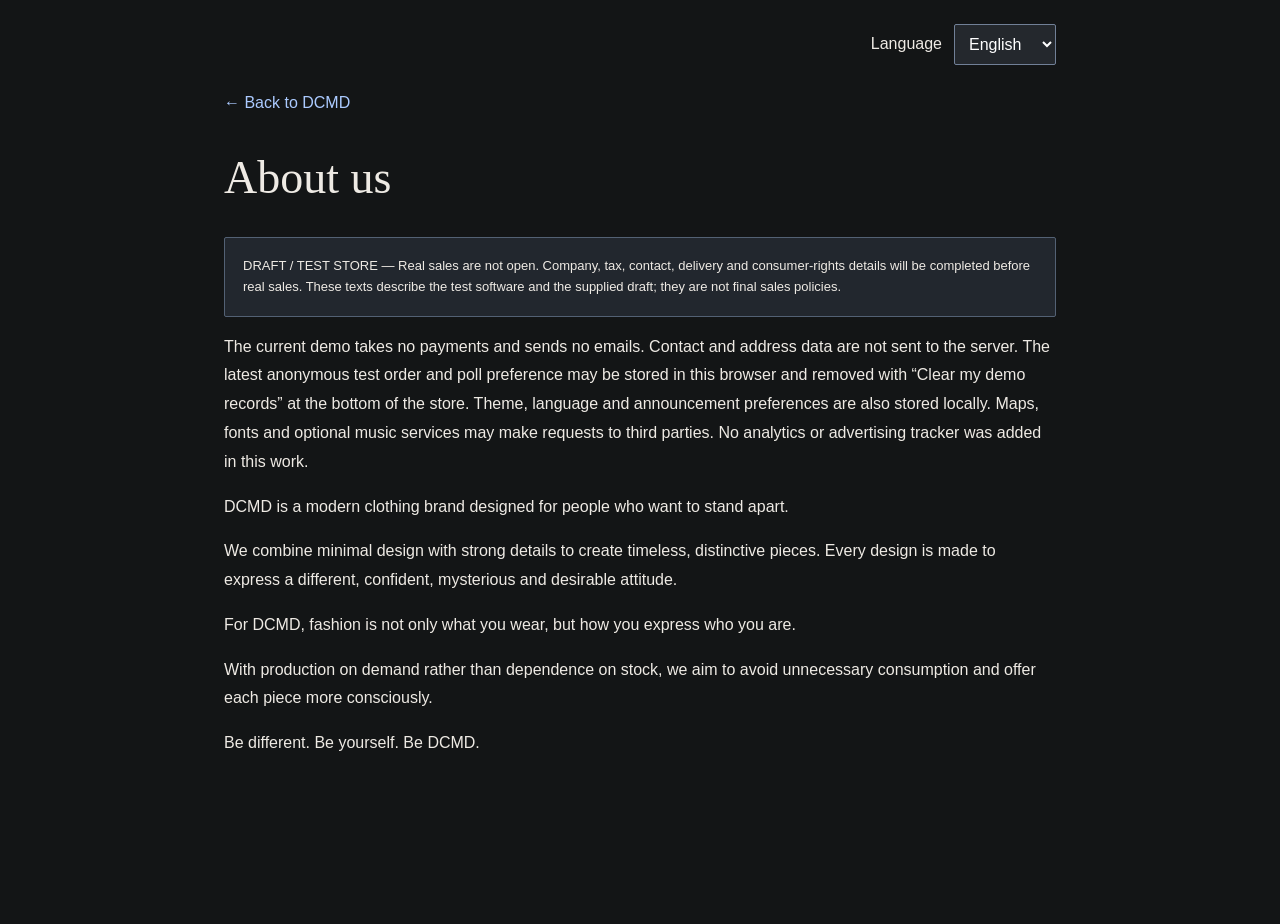
<file: policies/about.html>
<!doctype html><html lang="tr"><head><meta charset="utf-8"><meta name="viewport" content="width=device-width,initial-scale=1"><title>Hakkımızda — DCMD</title><link rel="stylesheet" href="/style.css?v=commerce-1"><link rel="stylesheet" href="policy.css?v=1"></head><body><main class="policy-page"><a href="/">← DCMD mağazasına dön</a><h1>Hakkımızda</h1><p class="checkout-test-note">TASLAK / TEST MAĞAZASI — Bu metin kullanıcı tarafından sağlanan taslaktır. Şirket, vergi, iletişim, teslimat ve tüketici hakları ayrıntıları gerçek satıştan önce tamamlanacaktır.</p><p>Mevcut test akışı ödeme almaz veya e-posta göndermez. İletişim/adres verileri sunucuya gönderilmez. Son anonim test siparişi ve anket tercihi bu tarayıcıda saklanabilir; mağaza altındaki “Test kayıtlarımı temizle” ile silinebilir. Tema, dil ve duyuru tercihleri de yerel olarak saklanır. Harita, font ve isteğe bağlı müzik hizmetleri üçüncü taraflara ağ isteği yapabilir. Analitik ve reklam izleyicisi bu çalışmada eklenmemiştir.</p><pre>## HAKKIMIZDA

*DCMD*, sıradanın dışına çıkmak isteyenler için tasarlanan modern bir giyim markasıdır.

Minimal tasarım anlayışını güçlü detaylarla birleştiriyor, zamansız ve kendine özgü parçalar oluşturuyoruz. Her tasarımımız; *farklı, özgüvenli, gizemli ve arzu edilir* bir duruşu yansıtmak için hazırlanıyor.

DCMD için moda sadece ne giydiğin değil, *kim olduğunu nasıl ifade ettiğindir.*

Stoktan bağımsız, talep üzerine üretim anlayışımızla gereksiz tüketimin önüne geçmeyi ve her parçayı daha bilinçli şekilde sunmayı hedefliyoruz.

*Farklı ol. Kendin ol. DCMD ol.*</pre></main><script src="translations.js?v=1"></script><script src="localize.js?v=1"></script></body></html>
</file>
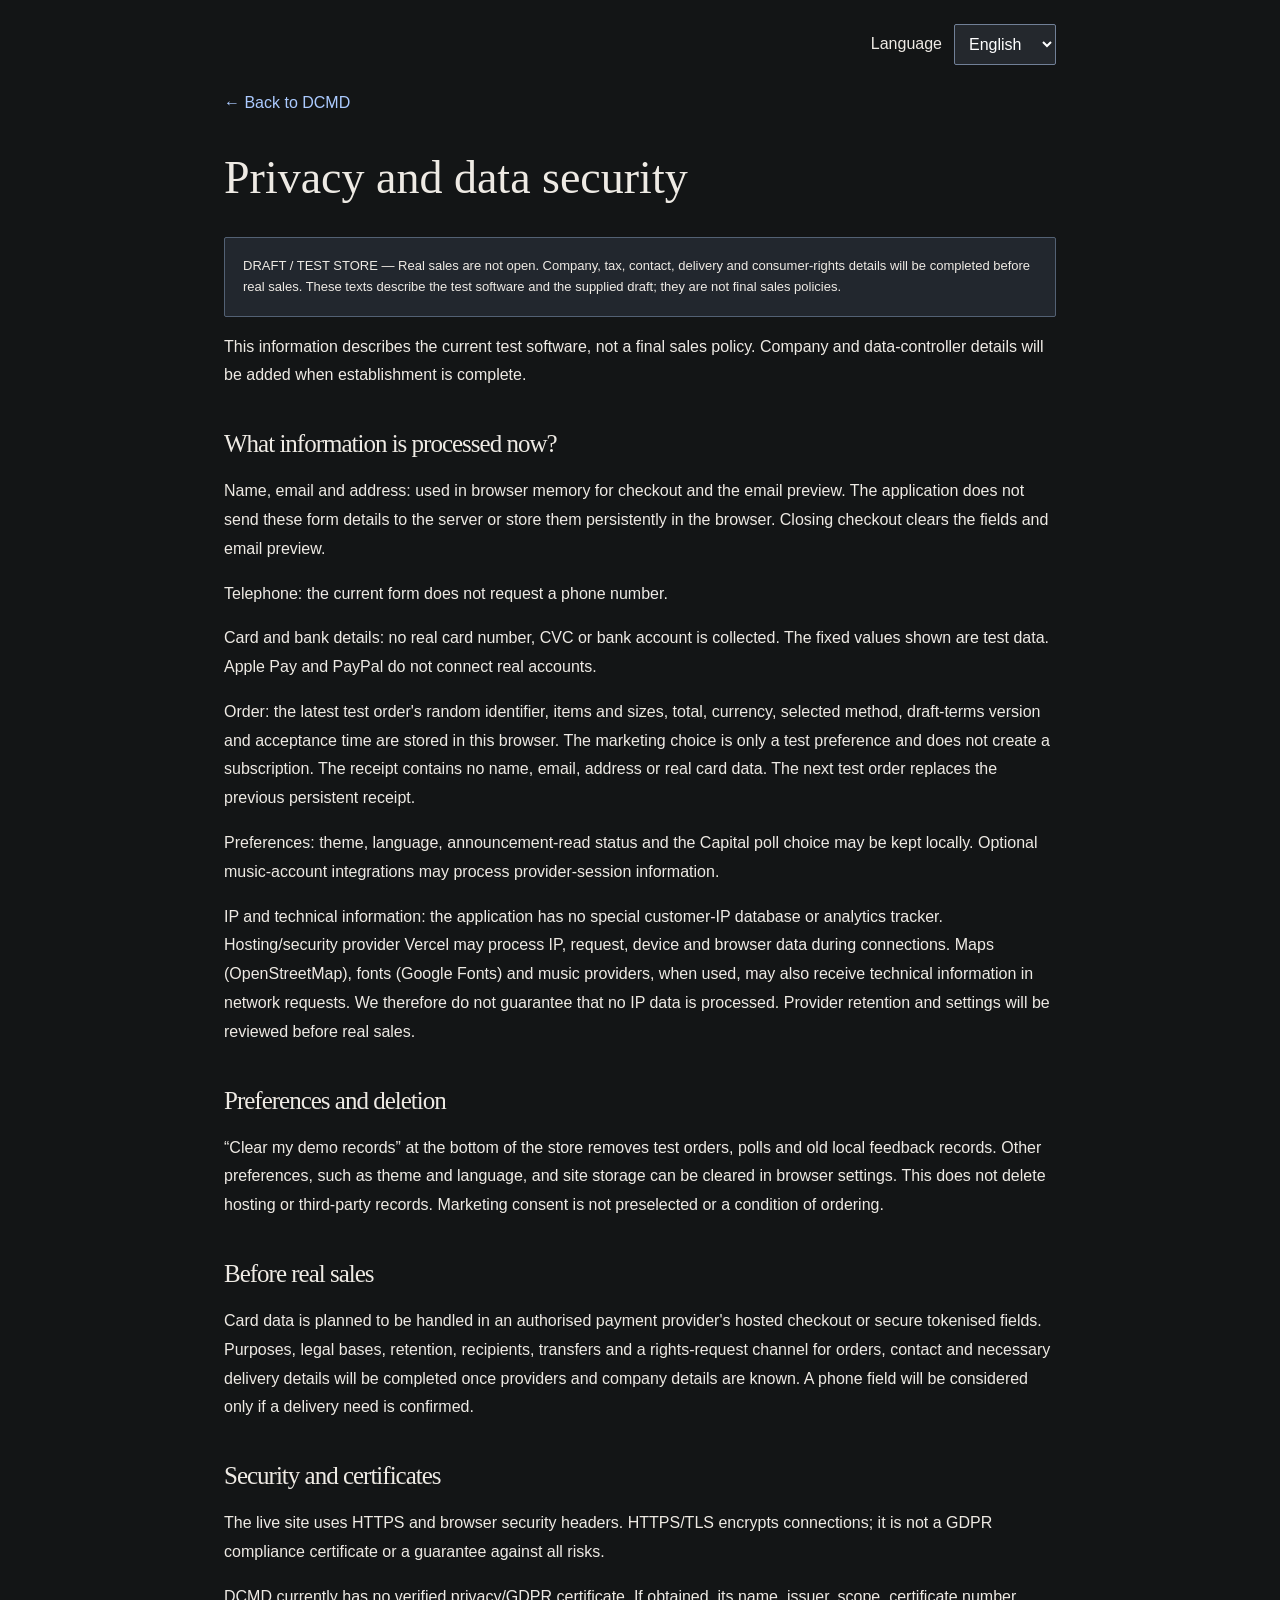
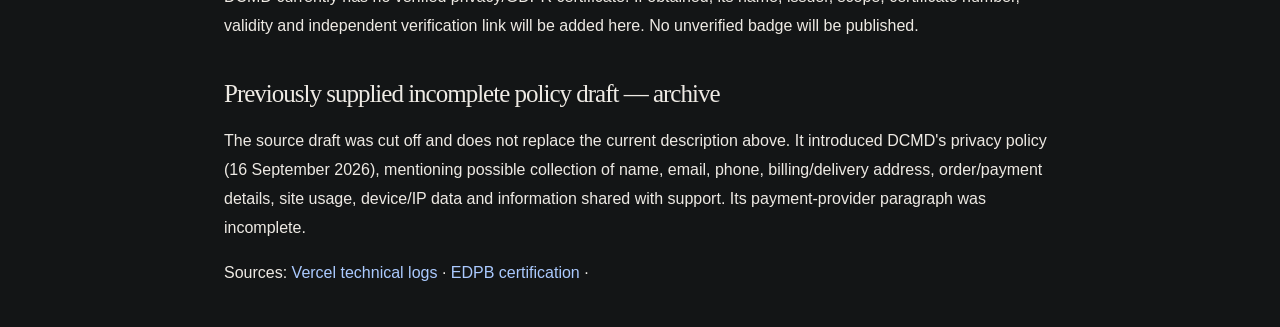
<file: policies/privacy.html>
<!doctype html><html lang="tr"><head><meta charset="utf-8"><meta name="viewport" content="width=device-width,initial-scale=1"><title>Gizlilik ve veri güvenliği — DCMD</title><link rel="stylesheet" href="/style.css?v=commerce-2"><link rel="stylesheet" href="policy.css?v=1"></head><body><main class="policy-page"><a href="/">← DCMD mağazasına dön</a><h1>Gizlilik ve veri güvenliği</h1><p class="checkout-test-note">Geliştirme / test sürümü. Gerçek satış açık değildir. Şirket ve veri sorumlusu bilgileri kuruluş tamamlandığında eklenecektir. Bu bilgilendirme, mevcut test yazılımının davranışını açıklar; nihai satış politikası değildir.</p>
<h2 id="data">Şu anda hangi bilgiler işleniyor?</h2>
<ul><li><strong>Ad, e-posta ve adres:</strong> ödeme formu ve e-posta önizlemesi sırasında tarayıcı belleğinde kullanılır. Uygulama bu form bilgilerini sunucuya göndermez veya kalıcı tarayıcı deposuna kaydetmez. Form kapatılınca alanlar ve e-posta önizlemesi temizlenir.</li>
<li><strong>Telefon:</strong> mevcut form telefon numarası istemez.</li>
<li><strong>Kart ve banka bilgileri:</strong> gerçek kart numarası, CVC veya banka hesabı alınmaz. Ekrandaki değiştirilemeyen değerler test verisidir. Apple Pay ve PayPal gerçek hesap bağlantısı kurmaz.</li>
<li><strong>Sipariş:</strong> son test siparişinin rastgele numarası, ürün/beden, toplam, para birimi, seçilen yöntem, taslak şart sürümü ve onay zamanı bu tarayıcıda saklanır. Pazarlama tercihi yalnızca test tercihi olarak kaydedilir; abonelik oluşturmaz. Sipariş kaydında ad, e-posta, adres veya gerçek kart bilgisi yoktur. Sonraki test siparişi öncekinin kalıcı kaydının yerini alır.</li>
<li><strong>Tercihler:</strong> tema, dil, okunan duyuru durumu ve test anketindeki başkent seçimi yerel depoda tutulabilir. İsteğe bağlı müzik hesabı bağlantısında sağlayıcı oturum bilgileri ilgili entegrasyon tarafından işlenebilir.</li>
<li><strong>IP ve teknik bilgiler:</strong> uygulamada müşteri IP'sini saklayan özel bir veritabanı veya analitik izleyici eklenmemiştir. Ancak siteye bağlantı sırasında barındırma/güvenlik sağlayıcısı Vercel IP, istek ve cihaz/tarayıcı bilgilerini işleyebilir. Harita (OpenStreetMap), font (Google Fonts) ve kullanılırsa müzik sağlayıcıları da ağ isteğinde teknik bilgi alabilir. Bu nedenle “hiç IP işlenmez” garantisi vermiyoruz. Sağlayıcı saklama süreleri ve ayarları gerçek satış hazırlığında gözden geçirilecektir.</li></ul>
<h2>Tercihler ve silme</h2><p>Mağazanın altındaki “Test kayıtlarımı temizle” düğmesi test siparişi, anket ve eski yerel geri bildirim kayıtlarını kaldırır. Tema/dil gibi diğer tercihleri ve site depolamasını tarayıcı ayarlarından temizleyebilirsiniz. Bu işlem barındırma veya üçüncü taraf kayıtlarını silmez. Pazarlama seçeneği önceden işaretli değildir ve siparişin koşulu değildir.</p>
<h2>Gerçek satış öncesi</h2><p>Kart verilerinin yetkili ödeme sağlayıcısının barındırılan ödeme ekranında veya güvenli tokenleştirilmiş alanlarında işlenmesi planlanır. Sipariş, iletişim ve gerekli teslimat bilgilerinin işleme amacı, hukuki dayanağı, saklama süresi, alıcıları, aktarımları ve hak başvuru kanalı sağlayıcılar ve şirket bilgileri belli olduğunda tamamlanacaktır. Telefon alanı ancak teslimat ihtiyacı doğrulanırsa değerlendirilecektir.</p>
<h2 id="certification">Güvenlik ve sertifikalar</h2><p>Yayında HTTPS bağlantısı ve tarayıcı güvenlik başlıkları kullanılır. HTTPS/TLS bağlantının şifrelenmesini sağlar; GDPR uyum sertifikası veya tüm risklere karşı güvence değildir.</p><p><strong>DCMD adına doğrulanmış bir gizlilik/GDPR sertifikası henüz bulunmuyor.</strong> Sertifika alınırsa adı, veren kuruluş, kapsam, sertifika numarası, geçerlilik tarihi ve bağımsız doğrulama bağlantısı bu alana eklenecektir. Doğrulanmadan rozet yayınlanmaz.</p>
<p>Kaynaklar: <a href="https://vercel.com/docs/query/monitoring" rel="noopener" target="_blank">Vercel teknik kayıtlar</a> · <a href="https://www.edpb.europa.eu/accountability-tools_en" rel="noopener" target="_blank">EDPB belgelendirme</a></p>
<details><summary>Önceden sağlanan eksik politika taslağı (arşiv)</summary><p>Bu kaynak metin yarıda kesilmiştir. Yukarıdaki güncel test davranışı açıklamasının yerine geçmez.</p><pre># GİZLİLİK POLİTİKASI

*Son Güncelleme:* 16 Eylül 2026

DCMD olarak müşterilerimizin ve web sitemizi ziyaret eden kullanıcıların gizliliğine önem veriyoruz. Bu Gizlilik Politikası, kişisel verilerinizin hangi amaçlarla toplandığını, nasıl kullanıldığını, saklandığını ve hangi haklara sahip olduğunuzu açıklamaktadır.

## 1. Toplanan Bilgiler

Web sitemizi kullandığınızda veya sipariş verdiğinizde aşağıdaki bilgiler toplanabilir:

* Ad ve soyad
* E-posta adresi
* Telefon numarası
* Fatura ve teslimat adresi
* Sipariş ve ödeme bilgileri
* Web sitesi kullanım ve cihaz bilgileri
* IP adresi ve teknik bilgiler
* Müşteri hizmetleri üzerinden bizimle paylaştığınız bilgiler

Ödeme bilgileriniz, ödeme işlemlerini gerçekleştiren yetkili ödeme sağlayıcıları tarafından işlenebil…</pre></details></main><script src="translations.js?v=1"></script><script src="localize.js?v=1"></script></body></html>
</file>
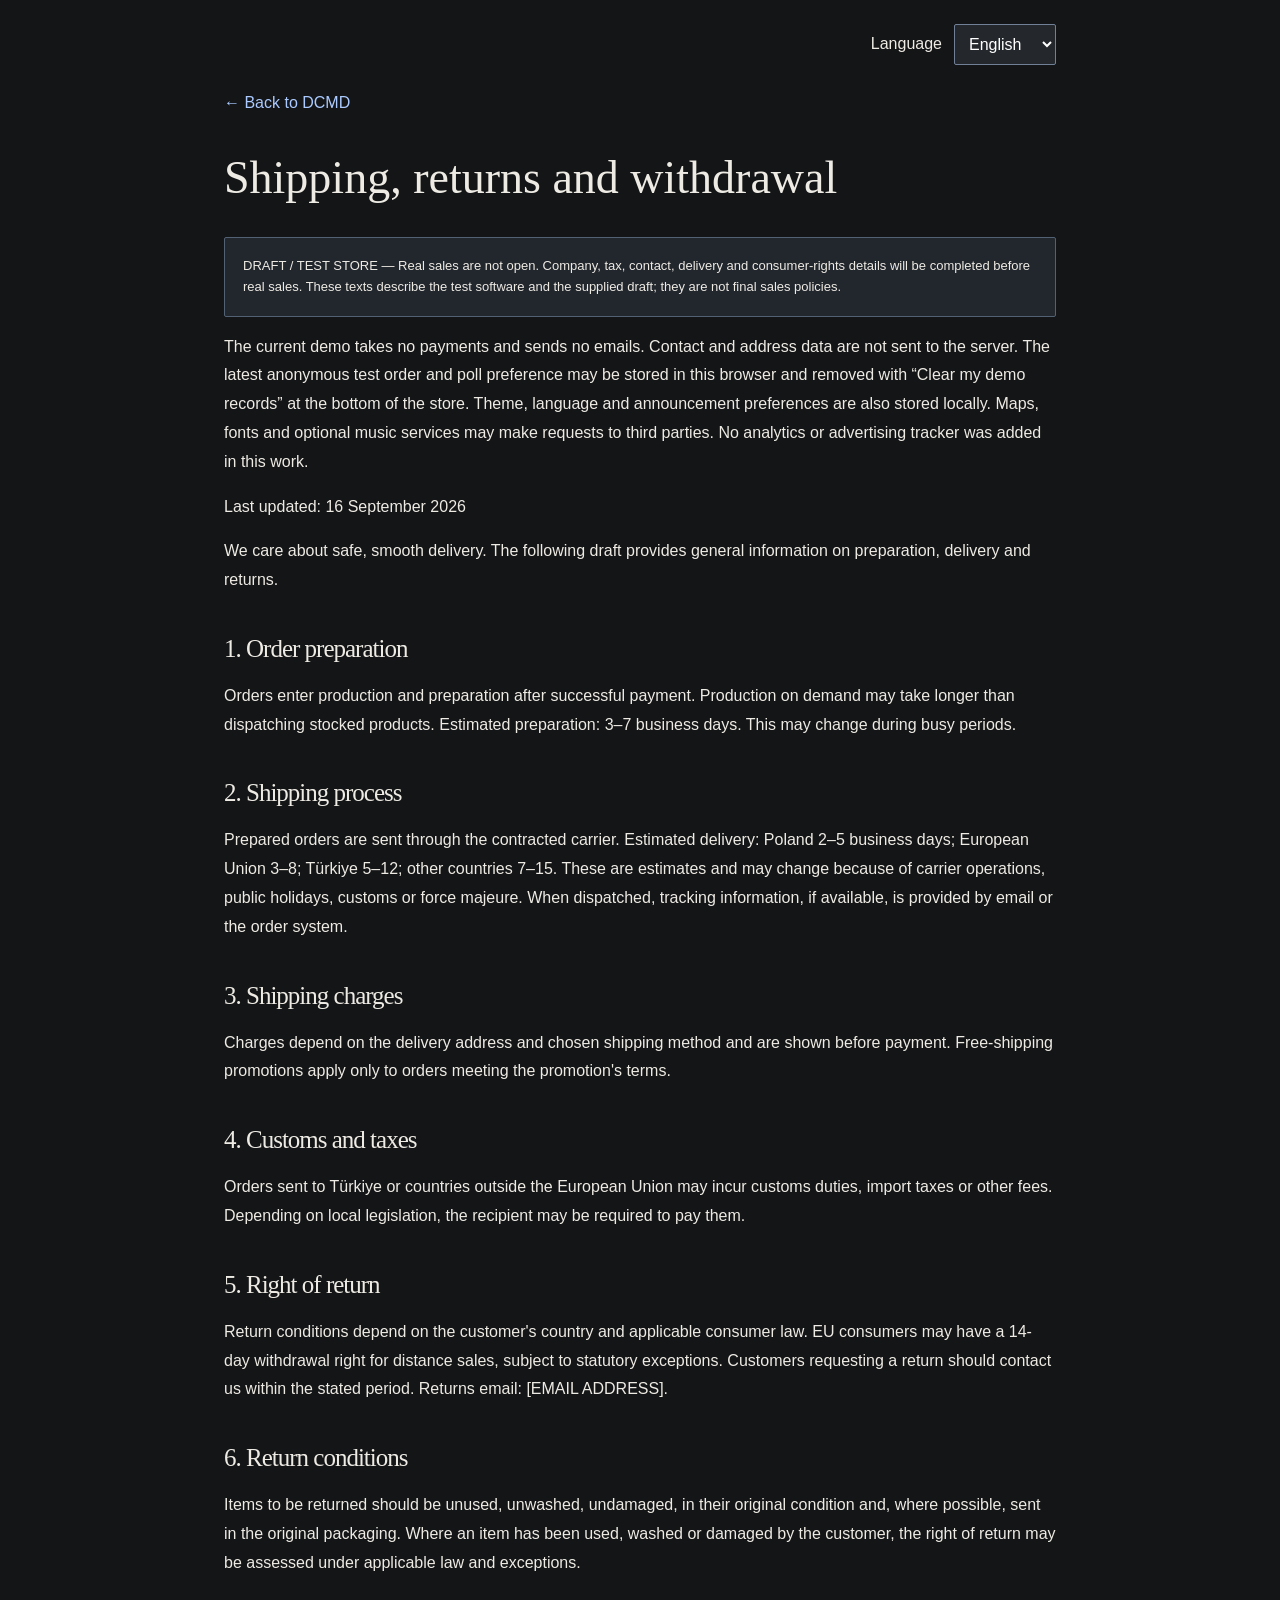
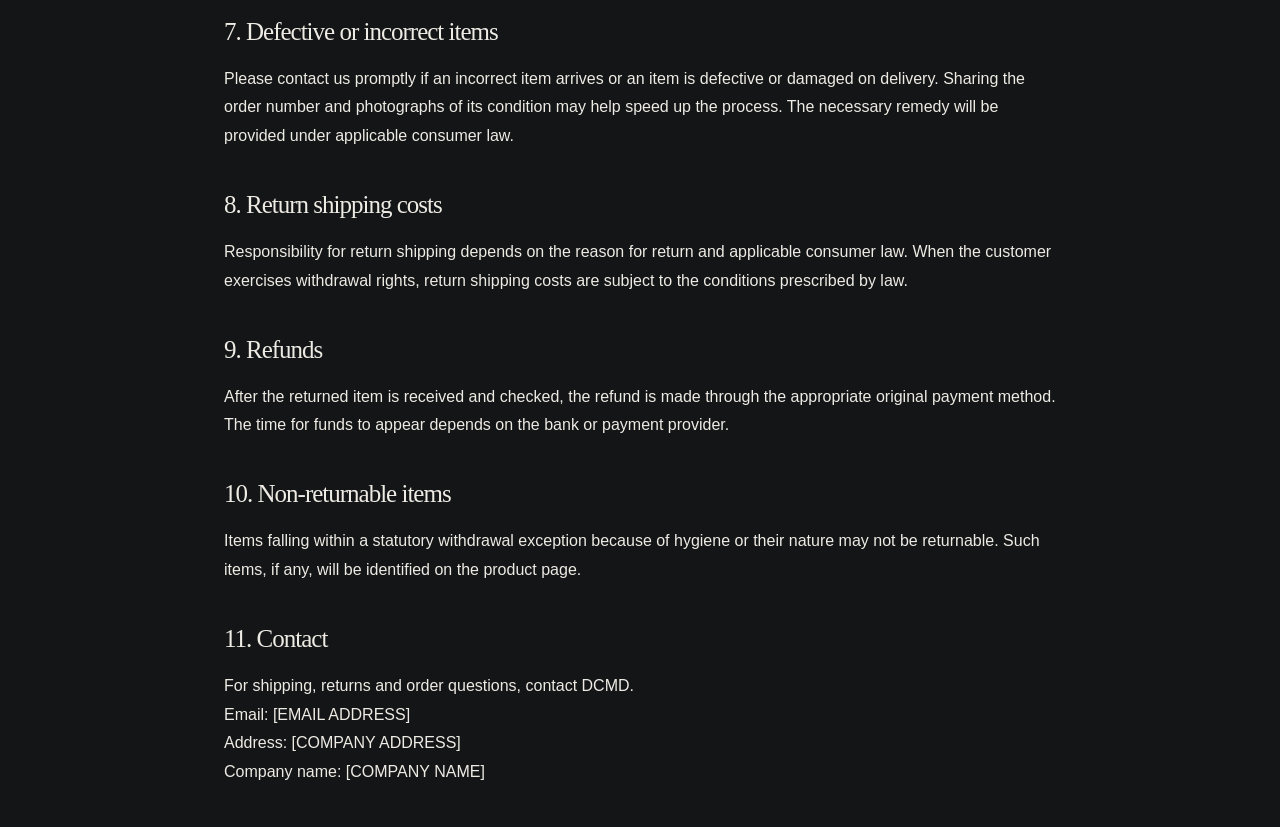
<file: policies/shipping.html>
<!doctype html><html lang="tr"><head><meta charset="utf-8"><meta name="viewport" content="width=device-width,initial-scale=1"><title>Kargo, iade ve cayma — DCMD</title><link rel="stylesheet" href="/style.css?v=commerce-1"><link rel="stylesheet" href="policy.css?v=1"></head><body><main class="policy-page"><a href="/">← DCMD mağazasına dön</a><h1>Kargo, iade ve cayma</h1><p class="checkout-test-note">TASLAK / TEST MAĞAZASI — Bu metin kullanıcı tarafından sağlanan taslaktır. Şirket, vergi, iletişim, teslimat ve tüketici hakları ayrıntıları gerçek satıştan önce tamamlanacaktır.</p><p>Mevcut test akışı ödeme almaz veya e-posta göndermez. İletişim/adres verileri sunucuya gönderilmez. Son anonim test siparişi ve anket tercihi bu tarayıcıda saklanabilir; mağaza altındaki “Test kayıtlarımı temizle” ile silinebilir. Tema, dil ve duyuru tercihleri de yerel olarak saklanır. Harita, font ve isteğe bağlı müzik hizmetleri üçüncü taraflara ağ isteği yapabilir. Analitik ve reklam izleyicisi bu çalışmada eklenmemiştir.</p><pre># KARGO VE İADE POLİTİKASI

*Son Güncelleme:* 16 Eylül 2026

DCMD olarak siparişlerinizin güvenli ve sorunsuz şekilde size ulaşmasını önemsiyoruz. Aşağıdaki koşullar, siparişlerin hazırlanması, teslimatı ve iade süreçleri hakkında genel bilgileri içermektedir.

## 1. Siparişlerin Hazırlanması

Siparişleriniz, ödeme işleminin başarıyla tamamlanmasının ardından üretim ve hazırlık sürecine alınır.

Ürünlerimiz talep üzerine üretildiği için siparişlerin hazırlanması standart stoklu ürünlere göre daha uzun sürebilir.

Tahmini hazırlık süresi:

*3–7 iş günü*

Yoğun dönemlerde bu süre değişebilir.

## 2. Kargo Süreci

Siparişiniz hazırlandıktan sonra anlaşmalı kargo firması aracılığıyla gönderilir.

Tahmini teslimat süreleri:

* *Polonya:* 2–5 iş günü
* *Avrupa Birliği:* 3–8 iş günü
* *Türkiye:* 5–12 iş günü
* *Diğer ülkeler:* 7–15 iş günü

Belirtilen süreler tahmini olup kargo şirketinin operasyonları, resmi tatiller, gümrük işlemleri veya mücbir sebepler nedeniyle değişebilir.

Siparişiniz kargoya verildiğinde, mevcut olması halinde takip bilgileri e-posta veya sipariş sistemi üzerinden tarafınıza iletilir.

## 3. Kargo Ücreti

Kargo ücreti, sipariş oluşturulurken teslimat adresine ve seçilen kargo yöntemine göre hesaplanır ve ödeme öncesinde gösterilir.

Ücretsiz kargo kampanyaları yalnızca kampanya şartlarında belirtilen siparişler için geçerlidir.

## 4. Gümrük ve Vergiler

Türkiye veya Avrupa Birliği dışındaki ülkelere gönderilen siparişlerde gümrük vergileri, ithalat vergileri veya diğer ek ücretler uygulanabilir.

Bu tür ücretlerin doğması halinde, ilgili ülkenin mevzuatına bağlı olarak alıcı tarafından karşılanması gerekebilir.

## 5. İade Hakkı

İade koşulları, müşterinin bulunduğu ülke ve yürürlükteki tüketici mevzuatına göre uygulanır.

AB&#x27;de bulunan tüketiciler için, yasal istisnalar saklı kalmak üzere, mesafeli satışlarda *14 günlük cayma hakkı* uygulanabilir.

İade talebinde bulunmak isteyen müşterilerin, belirtilen süre içerisinde bizimle iletişime geçmesi gerekir.

*İade e-posta adresi:* [E-POSTA ADRESİ]

## 6. İade Koşulları

İade edilecek ürünlerin;

* Kullanılmamış olması,
* Yıkanmamış olması,
* Hasar görmemiş olması,
* Ürünün orijinal durumunu koruması,
* Mümkünse orijinal ambalajıyla gönderilmesi

gerekmektedir.

Ürünün kullanılması, yıkanması veya müşteriden kaynaklanan bir hasar oluşması halinde iade hakkı, yürürlükteki mevzuat ve uygulanabilir istisnalar çerçevesinde değerlendirilebilir.

## 7. Kusurlu veya Yanlış Ürün

Tarafınıza yanlış ürün gönderilmesi veya ürünün teslim edildiğinde kusurlu/hasarlı olması durumunda en kısa sürede bizimle iletişime geçmenizi rica ederiz.

Sipariş numaranızı ve ürünün durumunu gösteren fotoğrafları paylaşmanız, sürecin daha hızlı ilerlemesine yardımcı olabilir.

Ürünün kusurlu olması veya yanlış ürün gönderilmesi durumunda, yürürlükteki tüketici mevzuatı kapsamında gerekli çözüm sağlanır.

## 8. İade Kargo Ücreti

İade kargo ücretinin kimin tarafından karşılanacağı, iadenin nedenine ve uygulanabilir tüketici mevzuatına göre belirlenir.

Müşterinin cayma hakkını kullanması halinde iade kargo ücretleri, yürürlükteki mevzuatın öngördüğü koşullara tabidir.

## 9. Ücret İadesi

İade edilen ürün tarafımıza ulaştıktan ve gerekli kontroller tamamlandıktan sonra ücret iadesi, kullanılan ödeme yöntemine uygun şekilde gerçekleştirilir.

Ücretin hesabınıza yansıma süresi bankaya veya ödeme hizmeti sağlayıcısına göre değişiklik gösterebilir.

## 10. İade Edilemeyen Ürünler

Hijyen veya ürünün niteliği nedeniyle mevzuat kapsamında cayma hakkının istisnasına giren ürünler için iade hakkı bulunmayabilir.

Bu tür ürünler varsa ürün sayfasında ayrıca belirtilir.

## 11. İletişim

Kargo, iade ve siparişlerinizle ilgili tüm sorularınız için bizimle iletişime geçebilirsiniz.

*DCMD*

*E-posta:* [E-POSTA ADRESİ]

*Adres:* [ŞİRKET ADRESİ]

*Şirket Unvanı:* [ŞİRKET ÜNVANI]</pre></main><script src="translations.js?v=1"></script><script src="localize.js?v=1"></script></body></html>
</file>
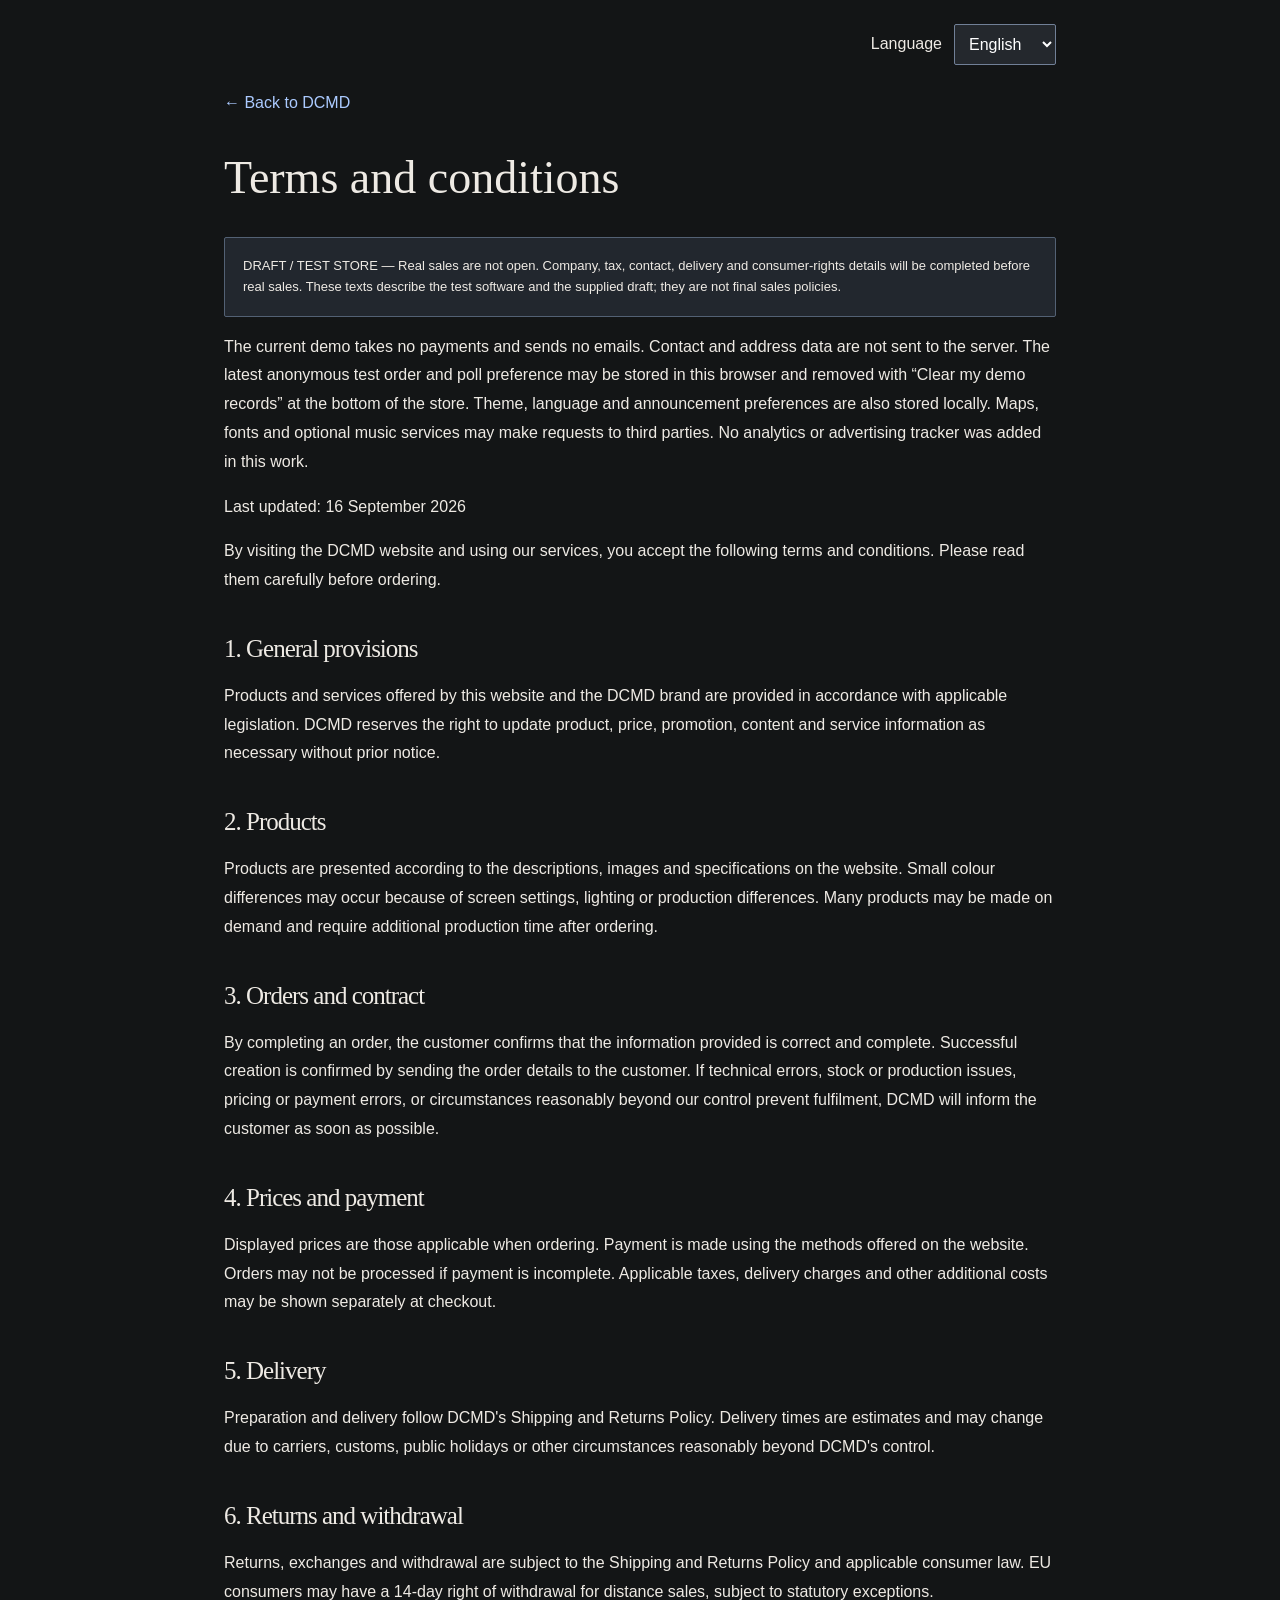
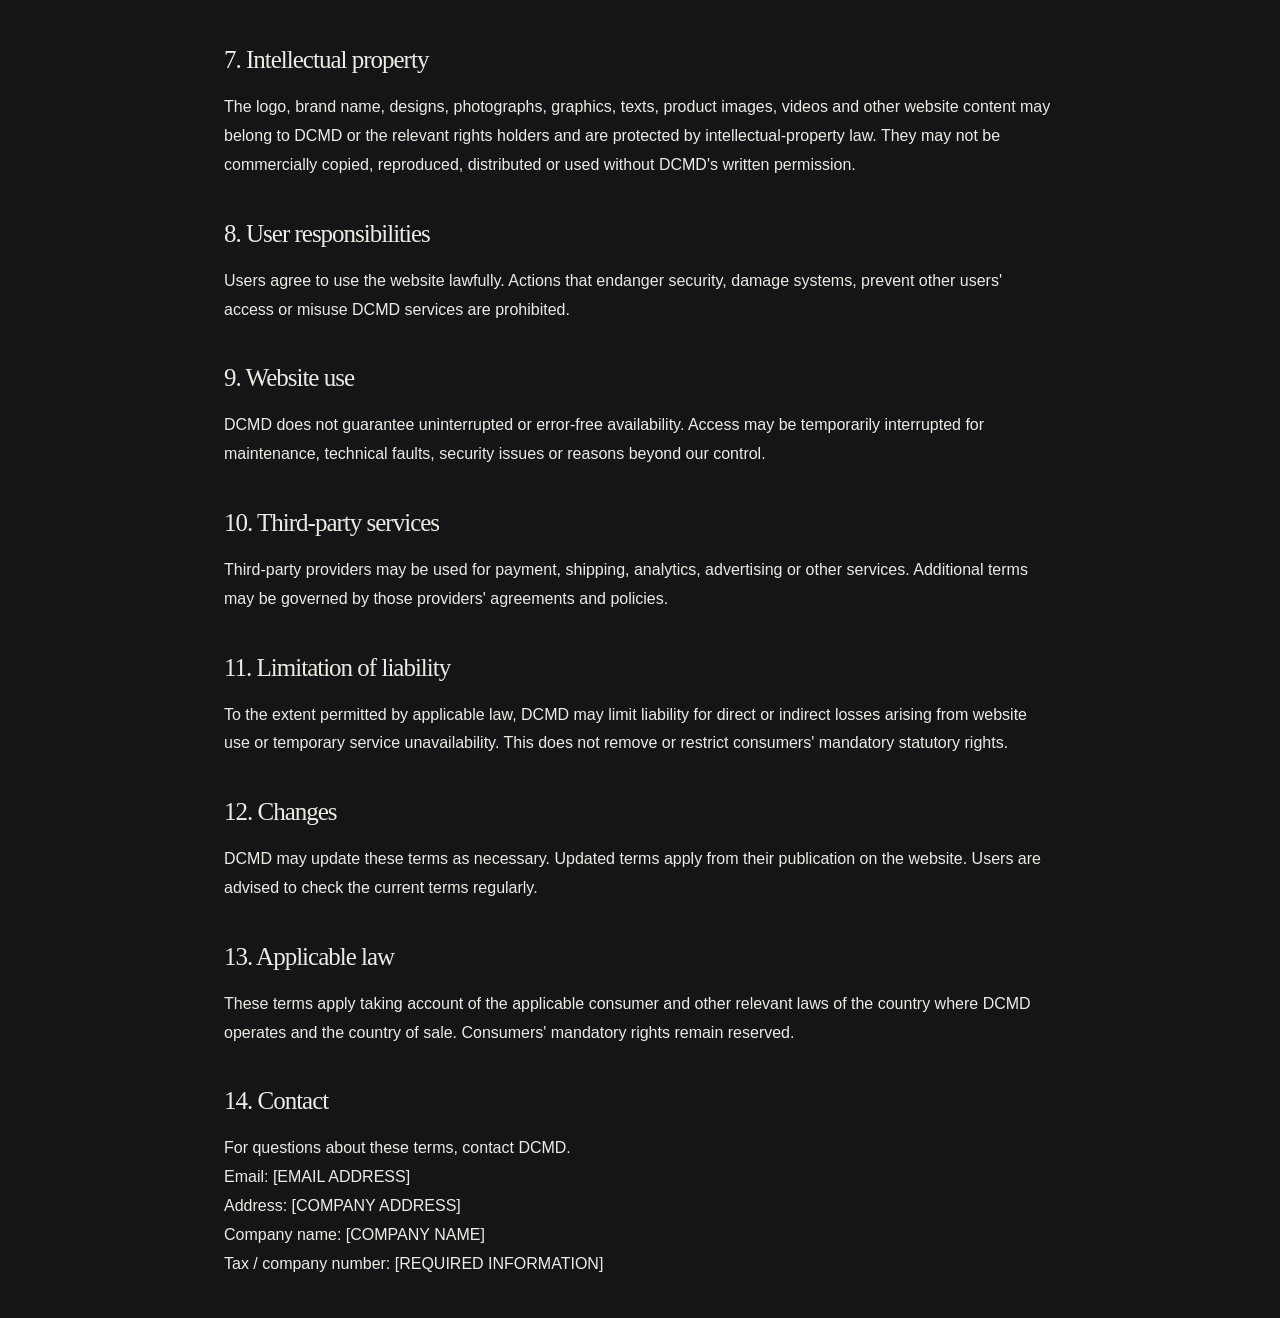
<file: policies/terms.html>
<!doctype html><html lang="tr"><head><meta charset="utf-8"><meta name="viewport" content="width=device-width,initial-scale=1"><title>Şartlar ve koşullar — DCMD</title><link rel="stylesheet" href="/style.css?v=commerce-1"><link rel="stylesheet" href="policy.css?v=1"></head><body><main class="policy-page"><a href="/">← DCMD mağazasına dön</a><h1>Şartlar ve koşullar</h1><p class="checkout-test-note">TASLAK / TEST MAĞAZASI — Bu metin kullanıcı tarafından sağlanan taslaktır. Şirket, vergi, iletişim, teslimat ve tüketici hakları ayrıntıları gerçek satıştan önce tamamlanacaktır.</p><p>Mevcut test akışı ödeme almaz veya e-posta göndermez. İletişim/adres verileri sunucuya gönderilmez. Son anonim test siparişi ve anket tercihi bu tarayıcıda saklanabilir; mağaza altındaki “Test kayıtlarımı temizle” ile silinebilir. Tema, dil ve duyuru tercihleri de yerel olarak saklanır. Harita, font ve isteğe bağlı müzik hizmetleri üçüncü taraflara ağ isteği yapabilir. Analitik ve reklam izleyicisi bu çalışmada eklenmemiştir.</p><pre># ŞARTLAR VE KOŞULLAR

*Son Güncelleme:* 16 Eylül 2026

DCMD web sitesini ziyaret ederek ve hizmetlerimizi kullanarak aşağıdaki Şartlar ve Koşullar&#x27;ı kabul etmiş olursunuz. Lütfen sipariş vermeden önce bu koşulları dikkatlice okuyunuz.

## 1. Genel Hükümler

Bu web sitesi ve DCMD markası tarafından sunulan ürün ve hizmetler, yürürlükteki yasal düzenlemelere uygun şekilde sunulmaktadır.

DCMD, gerektiğinde ürün, fiyat, kampanya, içerik ve hizmet bilgilerini önceden bildirimde bulunmaksızın güncelleme hakkını saklı tutar.

## 2. Ürünler

DCMD ürünleri, web sitesinde belirtilen açıklamalar, görseller ve özellikler doğrultusunda sunulur.

Ürün görsellerinde ekran ayarları, ışık koşulları veya üretim farklılıkları nedeniyle küçük renk farklılıkları oluşabilir.

Ürünlerimizin önemli bir kısmı *talep üzerine üretim* modeliyle hazırlanabilir. Bu nedenle sipariş sonrasında ürünün hazırlanması için ek üretim süresi gerekebilir.

## 3. Sipariş ve Sözleşme

Müşteri, sipariş işlemini tamamlayarak verdiği bilgilerin doğru ve eksiksiz olduğunu kabul eder.

Siparişin başarıyla oluşturulması, sipariş bilgilerinin müşteriye iletilmesiyle teyit edilir.

DCMD, teknik hata, stok/üretim problemi, fiyatlandırma hatası, ödeme problemi veya makul şekilde kontrolümüz dışında gelişen durumlar nedeniyle siparişi yerine getiremeyecekse müşteriyi mümkün olan en kısa sürede bilgilendirir.

## 4. Fiyatlar ve Ödeme

Web sitesinde gösterilen fiyatlar, sipariş sırasında geçerli olan fiyatlardır.

Ödeme, web sitesinde sunulan ödeme yöntemleri üzerinden gerçekleştirilir.

Ödeme işleminin tamamlanmaması halinde sipariş işleme alınmayabilir.

Uygulanabilir vergiler, teslimat ücretleri ve diğer ek masraflar ödeme aşamasında ayrıca gösterilebilir.

## 5. Teslimat

Siparişlerin hazırlanması ve teslimatı, DCMD&#x27;nin Kargo ve İade Politikası&#x27;nda belirtilen koşullara göre gerçekleştirilir.

Teslimat süreleri tahmini olup kargo şirketleri, gümrük işlemleri, resmi tatiller veya DCMD&#x27;nin makul kontrolü dışındaki diğer nedenlerden dolayı değişebilir.

## 6. İade ve Cayma Hakkı

İade, değişim ve cayma hakkına ilişkin koşullar *Kargo ve İade Politikası* ile yürürlükteki tüketici mevzuatına tabidir.

AB&#x27;deki tüketiciler açısından, yasal istisnalar saklı kalmak üzere, mesafeli satışlarda 14 günlük cayma hakkı uygulanabilir.

## 7. Fikri Mülkiyet

DCMD web sitesinde bulunan;

* Logo ve marka adı,
* Tasarımlar,
* Fotoğraflar,
* Grafikler,
* Metinler,
* Ürün görselleri,
* Video ve diğer içerikler

DCMD&#x27;ye veya ilgili hak sahiplerine ait olabilir ve fikri mülkiyet mevzuatı kapsamında korunmaktadır.

Bu içerikler, DCMD&#x27;nin yazılı izni olmadan ticari amaçlarla kopyalanamaz, çoğaltılamaz, dağıtılamaz veya kullanılamaz.

## 8. Kullanıcı Sorumlulukları

Kullanıcı, web sitesini hukuka uygun şekilde kullanmayı kabul eder.

Web sitesinin güvenliğini tehlikeye atacak, sistemlere zarar verecek, diğer kullanıcıların kullanımını engelleyecek veya DCMD&#x27;nin hizmetlerini kötüye kullanacak herhangi bir işlem gerçekleştirilemez.

## 9. Web Sitesi Kullanımı

DCMD, web sitesinin sürekli olarak erişilebilir veya hatasız olacağını garanti etmez.

Bakım, teknik arızalar, güvenlik sorunları veya kontrolümüz dışındaki nedenlerle web sitesine erişim geçici olarak kesilebilir.

## 10. Üçüncü Taraf Hizmetleri

Web sitesinde ödeme, kargo, analiz, reklam veya diğer hizmetler için üçüncü taraf sağlayıcılar kullanılabilir.

Bu hizmetlerin kullanımına ilişkin ek şartlar ilgili üçüncü tarafların kendi sözleşme ve politikalarına tabi olabilir.

## 11. Sorumluluğun Sınırlandırılması

DCMD, yürürlükteki mevzuatın izin verdiği ölçüde, web sitesinin kullanımından veya hizmetlerin geçici olarak kullanılamamasından kaynaklanan doğrudan veya dolaylı zararlar bakımından sorumluluğunu sınırlandırabilir.

Bu hüküm, tüketicilerin kanunen sahip olduğu zorunlu hakları ortadan kaldırmaz veya sınırlandırmaz.

## 12. Değişiklikler

DCMD, bu Şartlar ve Koşullar&#x27;ı gerektiğinde güncelleyebilir.

Güncellenen metin web sitesinde yayımlandığı tarihten itibaren geçerli olur.

Kullanıcıların güncel şartları düzenli olarak kontrol etmeleri önerilir.

## 13. Uygulanacak Hukuk

Bu Şartlar ve Koşullar, DCMD&#x27;nin faaliyet gösterdiği ülkenin ve satışın gerçekleştirildiği ülkenin uygulanabilir tüketici ve diğer ilgili mevzuatları dikkate alınarak uygulanır.

Tüketicilerin kanunen sahip olduğu emredici haklar saklıdır.

## 14. İletişim

Şartlar ve Koşullar hakkında sorularınız için bizimle iletişime geçebilirsiniz.

*DCMD*

*E-posta:* [E-POSTA ADRESİ]

*Adres:* [ŞİRKET ADRESİ]

*Şirket Unvanı:* [ŞİRKET ÜNVANI]

*Vergi / Şirket Numarası:* [GEREKLİ BİLGİ]</pre></main><script src="translations.js?v=1"></script><script src="localize.js?v=1"></script></body></html>
</file>
<file: style.css>
@import url('https://fonts.googleapis.com/css2?family=Orbitron:wght@400;500;600;700&family=Space+Grotesk:wght@400;500;600;700&display=swap');

:root { --bg:#070707; --panel:#101010; --line:#242424; --text:#f4f4f4; --muted:#999; --blue:#155cff; --gold:#f4c400; }
* { box-sizing:border-box; }
html { scroll-behavior:smooth; -webkit-text-size-adjust:100%; text-size-adjust:100%; }
html:has(#notificationsDialog[open]) { overflow:hidden; }
body { margin:0; min-height:100vh; background:radial-gradient(circle at 50% 15%,#0c1830 0,#070b14 32%,#050505 72%); color:var(--text); font-family:"Space Grotesk",Arial,sans-serif; isolation:isolate; }
.site-stars { position:fixed; inset:0; z-index:-1; pointer-events:none; background-repeat:repeat; }
.site-stars-one { background-image:radial-gradient(circle,#fff 0 1px,transparent 1.6px); background-size:79px 83px; background-position:13px 21px; opacity:.2; animation:global-twinkle 8s ease-in-out infinite alternate; will-change:opacity; }
.site-stars-two { background-image:radial-gradient(circle,rgba(53,121,255,.9) 0 1.1px,transparent 1.8px); background-size:137px 119px; background-position:47px 33px; opacity:.14; }
.global-shooting-star { position:fixed; top:0; left:0; z-index:3; width:105px; height:1px; border-radius:999px; pointer-events:none; opacity:0; transform-origin:right center; background:linear-gradient(90deg,transparent,rgba(244,196,0,.28),#fff4ad); box-shadow:0 0 8px rgba(244,196,0,.68); will-change:transform,opacity; }
.global-shooting-star::after { content:""; position:absolute; right:-2px; top:50%; width:5px; height:5px; border-radius:50%; background:#fff8cf; box-shadow:0 0 8px #fff,0 0 18px #f4c400; transform:translateY(-50%); }
a { color:inherit; text-decoration:none; }
button { font:inherit; cursor:pointer; }
.top { font-family:Orbitron,sans-serif; font-size:9px; font-weight:400; letter-spacing:2.4px; text-align:center; padding:9px; border-bottom:1px solid var(--line); color:#929292; }
nav.site-nav { height:76px; display:grid; grid-template-columns:1fr auto 1fr; align-items:center; padding:0 5vw; border-bottom:1px solid var(--line); position:sticky; top:0; background:rgba(7,7,7,.94); backdrop-filter:blur(6px); z-index:10; }
nav img { width:120px; max-height:48px; object-fit:contain; }
.navlinks { display:flex; gap:30px; font-family:Orbitron,sans-serif; font-size:10px; font-weight:500; letter-spacing:1.5px; text-transform:uppercase; }
.navlinks a:hover { color:var(--blue); }
.navright { display:flex; gap:10px; align-items:center; }
.icon { border:1px solid var(--line); background:#0c0c0c; color:#fff; padding:10px 13px; border-radius:999px; font-size:11px; }
.theme-toggle { position:relative; width:58px; height:32px; padding:0; overflow:hidden; border:1px solid #284b84; border-radius:999px; background:linear-gradient(145deg,#06162f,#174b87); box-shadow:inset 0 2px 8px rgba(0,0,0,.28); transition:background .55s,border-color .45s,box-shadow .45s; }
.theme-toggle::before, .theme-toggle::after { content:""; position:absolute; width:2px; height:2px; border-radius:50%; background:#bcd7ff; box-shadow:9px 6px #7ea9ed,18px -4px #fff,29px 7px #92b8f4; opacity:.8; transition:opacity .3s; }
.theme-toggle::before { left:8px; top:8px; }
.theme-toggle::after { right:10px; bottom:9px; }
.theme-orb { position:absolute; left:5px; top:4px; width:22px; height:22px; border-radius:50%; background:radial-gradient(circle at 35% 30%,#fff1a6 0,#ffd453 38%,#e7a919 100%); box-shadow:0 0 8px rgba(255,213,83,.42); transition:transform .55s cubic-bezier(.22,.8,.25,1),box-shadow .45s,background .45s; }
.theme-orb::after { content:""; position:absolute; width:19px; height:19px; right:-4px; top:-3px; border-radius:50%; background:#123f79; box-shadow:-1px 1px 2px rgba(4,18,42,.22); transition:opacity .35s,transform .55s,background .45s; }
.hero { min-height:78vh; display:grid; place-items:center; text-align:center; padding:90px 20px; background:radial-gradient(circle at 50% 40%,#111a2d 0,#080808 35%,#050505 70%); position:relative; overflow:hidden; isolation:isolate; }
.hero::before, .hero::after { content:""; position:absolute; left:50%; top:39%; width:min(720px,82vw); aspect-ratio:1; border:1px solid rgba(21,92,255,.3); border-radius:50%; transform:translate(-50%,-50%) scale(.9); z-index:-1; animation:blue-wave 10s ease-in-out infinite; will-change:transform,opacity; }
.hero::after { width:min(560px,68vw); border-color:rgba(0,136,255,.22); animation-delay:-5s; animation-duration:13s; }
.hero > div { position:relative; z-index:1; }
.hero > .stars, .hero > .shooting-star { position:absolute; pointer-events:none; z-index:-1; }
.stars { inset:0; background-repeat:repeat; }
.stars-one { background-image:radial-gradient(circle,#fff 0 1px,transparent 1.6px); background-size:67px 67px; background-position:8px 13px; opacity:.24; animation:star-twinkle 7s ease-in-out infinite alternate; will-change:opacity; }
.stars-two { inset:5% 0 0 3%; background-image:radial-gradient(circle,rgba(74,137,255,.9) 0 1.1px,transparent 1.8px); background-size:113px 97px; background-position:31px 19px; opacity:.15; }
.shooting-star { top:0; left:0; width:150px; height:2px; border-radius:999px; background:linear-gradient(90deg,transparent,rgba(244,196,0,.32),#fff4ad); box-shadow:0 0 8px rgba(255,218,78,.9),0 0 18px rgba(244,196,0,.7); transform-origin:right center; opacity:0; }
.shooting-star::after { content:""; position:absolute; right:-2px; top:50%; width:5px; height:5px; border-radius:50%; background:#fff8cf; box-shadow:0 0 8px #fff,0 0 16px #f4c400; transform:translateY(-50%); }
.hero .logo { width:min(620px,82vw); margin-bottom:35px; filter:drop-shadow(0 0 25px rgba(21,92,255,.35)); }
.hero h1 { max-width:760px; margin:0 auto 22px; font-family:Orbitron,sans-serif; font-size:clamp(30px,5vw,64px); font-weight:500; line-height:1.08; letter-spacing:-1.5px; text-transform:uppercase; }
.hero p { max-width:620px; margin:0 auto 34px; color:#929292; line-height:1.8; font-size:13px; letter-spacing:.2px; }
.cta { display:inline-block; background:#fff; color:#000; padding:15px 25px; border-radius:2px; font-size:11px; font-weight:800; letter-spacing:2px; text-transform:uppercase; border:0; }
.cta:hover { background:var(--blue); color:#fff; }
.marquee { border-block:1px solid var(--line); padding:14px 0; overflow:hidden; contain:paint; white-space:nowrap; color:#777; font-family:Orbitron,sans-serif; font-size:9px; letter-spacing:3.5px; }
.marquee-track { display:flex; width:max-content; animation:marquee-scroll 32s linear infinite; will-change:transform; backface-visibility:hidden; }
.marquee.is-paused .marquee-track { animation-play-state:paused; will-change:auto; }
.marquee-content { display:flex; flex-shrink:0; }
.marquee span { display:inline-block; min-width:260px; margin-right:60px; text-align:center; }

@keyframes marquee-scroll {
  from { transform:translate3d(0,0,0); }
  to { transform:translate3d(-50%,0,0); }
}

@keyframes blue-wave {
  0%, 100% { transform:translate(-50%,-50%) scale(.92); opacity:.22; }
  50% { transform:translate(-50%,-50%) scale(1.02); opacity:.48; }
}

@keyframes star-twinkle {
  0% { opacity:.16; }
  50% { opacity:.3; }
  100% { opacity:.2; }
}

@keyframes shooting-star {
  0%, 3% { left:-20%; top:12%; opacity:0; }
  4% { opacity:1; }
  14% { left:110%; top:62%; opacity:0; }
  100% { left:110%; top:62%; opacity:0; }
}

@media (prefers-reduced-motion:reduce) {
  .marquee-track, .hero::before, .hero::after, .stars, .shooting-star, .site-stars { animation:none; }
}

@keyframes global-twinkle {
  0% { opacity:.14; }
  50% { opacity:.24; }
  100% { opacity:.17; }
}
section { padding:90px 5vw; background:rgba(5,5,7,.18); }
.section-head { display:flex; justify-content:space-between; align-items:end; margin-bottom:35px; }
.eyebrow { font-size:9px; letter-spacing:2.5px; color:#777; text-transform:uppercase; }
h2 { font-family:Orbitron,sans-serif; font-size:38px; font-weight:500; letter-spacing:-1px; margin:8px 0 0; }
.section-head p { max-width:400px; color:#888; font-size:12px; line-height:1.7; }
.shop-layout { display:grid; grid-template-columns:210px minmax(0,1fr); gap:34px; align-items:start; }
.filters { position:sticky; top:105px; padding:20px 18px; border:1px solid var(--line); background:rgba(12,12,12,.92); }
.filter-heading { display:flex; justify-content:space-between; align-items:center; padding-bottom:16px; border-bottom:1px solid var(--line); }
.filter-heading button { padding:0; border:0; background:transparent; color:#666; font-size:8px; letter-spacing:1.5px; }
.filter-heading button:hover { color:var(--blue); }
.filters fieldset { margin:22px 0 0; padding:0; border:0; }
.filters legend { width:100%; margin-bottom:11px; color:#ddd; font-family:Orbitron,sans-serif; font-size:9px; letter-spacing:1.5px; text-transform:uppercase; }
.filters label { display:grid; grid-template-columns:15px 1fr auto; gap:8px; align-items:center; padding:8px 0; color:#858585; font-size:11px; cursor:pointer; transition:color .2s; }
.filters label:hover, .filters label:has(input:checked) { color:#fff; }
.filters input { width:11px; height:11px; margin:0; accent-color:var(--blue); }
.filters small { color:#555; font-size:9px; }
.products-area { min-width:0; }
.results-line { display:flex; justify-content:space-between; margin-bottom:14px; color:#666; font-size:9px; letter-spacing:1.4px; text-transform:uppercase; }
.grid { display:grid; grid-template-columns:repeat(3,1fr); gap:14px; }
.product-card[hidden] { display:none; }
.product-card { background:rgba(16,16,18,.94); border:1px solid var(--line); padding:0; transition:transform .25s,border-color .25s; overflow:hidden; }
.product-card:hover { transform:translateY(-5px); border-color:#444; }
.product-img { aspect-ratio:4/5; background:#0c0c0c; overflow:hidden; }
.product-img img { width:100%; height:100%; object-fit:cover; display:block; transition:.5s; }
.product-card:hover img { transform:scale(1.025); }
.product-info { display:flex; justify-content:space-between; gap:10px; padding:17px 16px 12px; align-items:start; }
.product-info h3 { font-family:Orbitron,sans-serif; font-size:11px; font-weight:500; margin:7px 0 0; letter-spacing:.5px; }
.product-info strong { font-size:12px; white-space:nowrap; }
.add { margin:0 16px 16px; width:calc(100% - 32px); padding:12px; background:#171717; border:1px solid #333; color:#fff; font-size:10px; letter-spacing:1.8px; font-weight:700; }
.add:hover { background:#fff; color:#000; }
.story { display:grid; grid-template-columns:1fr 1fr; border-block:1px solid var(--line); }
.story > div { padding:80px 7vw; }
.story > div:first-child { border-right:1px solid var(--line); background:linear-gradient(145deg,rgba(16,23,39,.72),rgba(8,8,10,.5)); }
.story h2 { font-size:52px; max-width:550px; }
.story p { color:#999; line-height:1.9; font-size:13px; max-width:500px; }
.manifesto { display:grid; gap:18px; align-content:center; }
.manifesto div { font-size:clamp(28px,4vw,55px); font-weight:800; letter-spacing:-2px; }
.manifesto b { color:var(--blue); }
.banner { margin:0 5vw 90px; padding:70px 30px; text-align:center; border:1px solid var(--line); background:radial-gradient(circle,#101b31,#090909 60%); }
.banner h2 { font-size:clamp(32px,5vw,65px); margin-bottom:15px; }
.banner p { color:#999; font-size:12px; }
footer { border-top:1px solid var(--line); padding:50px 5vw; display:flex; justify-content:space-between; align-items:flex-start; gap:30px; color:#777; font-size:10px; letter-spacing:1px; background:rgba(5,8,15,.78); }
footer img { width:100px; }
.social-links { display:flex; align-items:center; gap:24px; padding-top:8px; }
.social-links a { display:inline-flex; align-items:center; gap:8px; color:#777; transition:color .2s,transform .2s; }
.social-links a:hover { color:#fff; transform:translateY(-2px); }
.social-links svg { width:15px; height:15px; fill:none; stroke:currentColor; stroke-width:1.5; stroke-linecap:round; stroke-linejoin:round; }
.cart { position:fixed; right:0; top:0; width:min(390px,100vw); height:100vh; background:#0b0b0b; border-left:1px solid #333; z-index:30; transform:translateX(100%); transition:.3s; padding:25px; display:flex; flex-direction:column; }
.cart.open { transform:translateX(0); }
.cart-head { display:flex; justify-content:space-between; align-items:center; border-bottom:1px solid var(--line); padding-bottom:20px; }
.cart-items { flex:1; padding-top:15px; color:#aaa; font-size:12px; }
.cart-row { display:flex; justify-content:space-between; padding:15px 0; border-bottom:1px solid var(--line); }
.checkout { width:100%; padding:15px; border:0; background:#fff; color:#000; font-weight:800; letter-spacing:1.5px; font-size:10px; }
.cart-summary { display:flex; justify-content:space-between; margin:15px 0; font-size:12px; }
.search-panel { position:fixed; inset:0; z-index:40; display:grid; place-items:start center; padding:120px 5vw 30px; background:rgba(0,0,0,.78); backdrop-filter:blur(14px); opacity:0; visibility:hidden; transition:opacity .25s,visibility .25s; }
.search-panel.open { opacity:1; visibility:visible; }
.search-box { width:min(760px,100%); padding:24px; border:1px solid #333; background:#0b0b0b; box-shadow:0 25px 80px rgba(0,0,0,.55); }
.search-box label { display:block; margin-bottom:15px; color:#777; font-family:Orbitron,sans-serif; font-size:9px; letter-spacing:2px; text-transform:uppercase; }
.search-box > div { display:flex; gap:10px; }
.search-box input { flex:1; min-width:0; padding:15px 16px; border:1px solid #333; outline:0; background:#101010; color:#fff; font:500 14px "Space Grotesk",sans-serif; }
.search-box input:focus { border-color:var(--blue); box-shadow:0 0 0 2px rgba(21,92,255,.12); }
.cart-row { gap:18px; }
.cart-row button { border:0; background:transparent; color:#777; font-size:9px; }
.cart-row button:hover { color:#fff; }
.feedback-button { position:fixed; right:22px; bottom:22px; z-index:25; display:inline-flex; align-items:center; gap:9px; padding:11px 15px; border:1px solid rgba(244,196,0,.42); border-radius:999px; background:rgba(8,10,15,.86); color:#d8d8d8; box-shadow:0 10px 35px rgba(0,0,0,.28),0 0 18px rgba(244,196,0,.08); backdrop-filter:blur(12px); font-family:Orbitron,sans-serif; font-size:8px; letter-spacing:1.2px; transition:transform .2s,border-color .2s,color .2s,box-shadow .2s; }
.feedback-button:hover { transform:translateY(-3px); border-color:rgba(244,196,0,.9); color:#fff4ad; box-shadow:0 13px 38px rgba(0,0,0,.32),0 0 22px rgba(244,196,0,.16); }
.feedback-button svg { width:15px; height:15px; fill:none; stroke:currentColor; stroke-width:1.5; stroke-linecap:round; stroke-linejoin:round; }
.feedback-modal { position:fixed; inset:0; z-index:50; display:grid; place-items:center; padding:24px; background:rgba(0,0,0,.76); backdrop-filter:blur(14px); opacity:0; visibility:hidden; transition:opacity .25s,visibility .25s; }
.feedback-modal.open { opacity:1; visibility:visible; }
.feedback-dialog { width:min(580px,100%); max-height:calc(100vh - 48px); overflow:auto; padding:26px; border:1px solid #343434; background:linear-gradient(145deg,rgba(15,20,31,.98),rgba(8,9,12,.98)); box-shadow:0 28px 90px rgba(0,0,0,.55),0 0 35px rgba(21,92,255,.08); }
.feedback-dialog-head { display:flex; justify-content:space-between; align-items:flex-start; gap:20px; }
.feedback-dialog h2 { margin-top:6px; font-size:28px; }
.feedback-intro { max-width:470px; margin:18px 0 24px; color:#969aa2; font-size:12px; line-height:1.7; }
.feedback-dialog fieldset { margin:0 0 18px; padding:0; border:0; }
.feedback-dialog legend, .form-field > span { display:block; margin-bottom:9px; color:#858a94; font-family:Orbitron,sans-serif; font-size:8px; letter-spacing:1.4px; text-transform:uppercase; }
.feedback-type { display:flex; gap:10px; }
.feedback-type legend { width:100%; }
.feedback-type label { position:relative; }
.feedback-type input { position:absolute; opacity:0; }
.feedback-type label span { display:block; padding:10px 14px; border:1px solid #30343c; color:#898e97; font-size:11px; cursor:pointer; transition:border-color .2s,color .2s,background .2s; }
.feedback-type input:checked + span { border-color:var(--blue); background:rgba(21,92,255,.12); color:#fff; }
.form-field { display:block; margin-bottom:16px; }
.form-field small { color:#656a72; font-family:"Space Grotesk",sans-serif; font-size:8px; letter-spacing:0; text-transform:none; }
.form-field select, .form-field textarea, .form-field input { width:100%; padding:12px 13px; border:1px solid #30343c; outline:0; background:#101319; color:#eceef2; font:12px "Space Grotesk",sans-serif; resize:vertical; }
.form-field select:focus, .form-field textarea:focus, .form-field input:focus { border-color:var(--blue); box-shadow:0 0 0 2px rgba(21,92,255,.12); }
.feedback-submit { width:100%; padding:13px; border:1px solid #315fc5; background:#155cff; color:#fff; font-family:Orbitron,sans-serif; font-size:9px; letter-spacing:1.5px; transition:background .2s,transform .2s; }
.feedback-submit:hover { background:#0c48c7; transform:translateY(-1px); }
.feedback-status { min-height:17px; margin:12px 0 0; color:#9fb9f8; text-align:center; font-size:11px; }

.theme-orb::before { content:""; position:absolute; inset:-5px; border-radius:50%; background:radial-gradient(circle,rgba(255,211,61,.32) 0 45%,rgba(255,211,61,.12) 58%,transparent 72%); opacity:0; transform:scale(.7); transition:opacity .4s,transform .55s; }

html[data-theme="light"] { --bg:#e9e8e2; --panel:#deddd7; --line:#c9c7bd; --text:#15171c; --muted:#5e626a; --blue:#174fbf; }
html[data-theme="light"] body { background:radial-gradient(circle at 50% 12%,#f7f8f5 0,#e9edf2 36%,#dfe3e8 100%); color:var(--text); }
html[data-theme="light"] .site-stars-one { background-image:radial-gradient(circle,rgba(190,142,0,.62) 0 1px,transparent 1.7px); opacity:.22; }
html[data-theme="light"] .site-stars-two { background-image:radial-gradient(circle,rgba(224,170,0,.68) 0 1.2px,transparent 1.9px); opacity:.18; }
html[data-theme="light"] .top { color:#555b65; background:rgba(236,238,239,.7); }
html[data-theme="light"] nav { background:rgba(235,237,238,.86); }
html[data-theme="light"] .navlinks a:hover { color:var(--blue); }
html[data-theme="light"] .icon { border-color:#c4c6ca; background:#dcdee0; color:#16191f; }
html[data-theme="light"] .theme-toggle { border-color:#d3d6d8; background:linear-gradient(145deg,#f8fbff,#dcecff); box-shadow:inset 0 -2px 7px rgba(96,139,184,.12); }
html[data-theme="light"] .theme-toggle::before, html[data-theme="light"] .theme-toggle::after { opacity:0; }
html[data-theme="light"] .theme-orb { transform:translateX(26px); background:radial-gradient(circle at 35% 30%,#fff6bd 0,#ffd84a 40%,#efa916 100%); box-shadow:0 0 9px rgba(229,174,0,.4); }
html[data-theme="light"] .theme-orb::before { opacity:1; transform:scale(1.15); }
html[data-theme="light"] .theme-orb::after { opacity:0; transform:translate(5px,-4px) scale(.6); background:#e8f2ff; }
html[data-theme="light"] .hero { background:radial-gradient(circle at 50% 38%,rgba(191,211,245,.78) 0,rgba(231,235,239,.76) 42%,rgba(222,226,231,.5) 75%); }
html[data-theme="light"] .hero h1, html[data-theme="light"] h2, html[data-theme="light"] .product-info h3 { color:#12151a; }
html[data-theme="light"] .hero p, html[data-theme="light"] .section-head p, html[data-theme="light"] .story p { color:#545a63; }
html[data-theme="light"] .cta { background:#171a20; color:#fff; }
html[data-theme="light"] .marquee, html[data-theme="light"] .results-line, html[data-theme="light"] .eyebrow { color:#5d626b; }
html[data-theme="light"] section { background:rgba(230,232,233,.16); }
html[data-theme="light"] .filters { background:rgba(224,225,221,.78); }
html[data-theme="light"] .filters legend { color:#262a31; }
html[data-theme="light"] .filters label { color:#686d74; }
html[data-theme="light"] .filters label:hover, html[data-theme="light"] .filters label:has(input:checked) { color:#111318; }
html[data-theme="light"] .product-card { background:rgba(222,221,215,.88); }
html[data-theme="light"] .product-info strong { color:#17191e; }
html[data-theme="light"] .add { border-color:#c0c1bc; background:#d1d1cc; color:#181a1e; }
html[data-theme="light"] .add:hover { background:#171a20; color:#fff; }
html[data-theme="light"] .story > div:first-child { background:linear-gradient(145deg,rgba(214,220,230,.82),rgba(230,230,225,.58)); }
html[data-theme="light"] footer { color:#4f555e; background:rgba(220,224,228,.54); }
html[data-theme="light"] .social-links a { color:#4f555e; }
html[data-theme="light"] .search-panel { background:rgba(224,227,231,.8); }
html[data-theme="light"] .search-box, html[data-theme="light"] .cart { border-color:#c0c2c7; background:#e1e2df; color:#16191f; }
html[data-theme="light"] .search-box input { border-color:#c3c4c3; background:#f0f0ec; color:#17191d; }
html[data-theme="light"] .cart-items { color:#50555d; }
html[data-theme="light"] .checkout { background:#171a20; color:#fff; }
html[data-theme="light"] .feedback-button { border-color:rgba(165,120,0,.38); background:rgba(235,235,230,.9); color:#353940; box-shadow:0 10px 30px rgba(42,46,52,.14); }
html[data-theme="light"] .feedback-button:hover { border-color:#b88400; color:#725300; }
html[data-theme="light"] .feedback-modal { background:rgba(218,221,225,.78); }
html[data-theme="light"] .feedback-dialog { border-color:#c4c6ca; background:linear-gradient(145deg,rgba(241,242,239,.99),rgba(220,223,225,.99)); box-shadow:0 28px 80px rgba(43,47,54,.2); }
html[data-theme="light"] .feedback-intro { color:#555b64; }
html[data-theme="light"] .feedback-type label span { border-color:#c3c5c8; color:#555b64; }
html[data-theme="light"] .feedback-type input:checked + span { color:#11151b; }
html[data-theme="light"] .form-field select, html[data-theme="light"] .form-field textarea, html[data-theme="light"] .form-field input { border-color:#c3c5c8; background:#f0f0ec; color:#17191d; }

body, nav, .hero, section, footer, .product-card, .filters, .icon, .search-box, .cart { transition:background-color .45s,background .45s,color .35s,border-color .35s; }

@media (max-width:900px) {
  .shop-layout { grid-template-columns:1fr; }
  .filters { position:static; display:grid; grid-template-columns:1fr 1fr; gap:0 30px; }
  .filter-heading { grid-column:1/-1; }
  .grid { grid-template-columns:repeat(2,1fr); }
  .navlinks { display:none; }
  .story { grid-template-columns:1fr; }
  .story > div:first-child { border-right:0; border-bottom:1px solid var(--line); }
}

@media (max-width:560px) {
  .filters { grid-template-columns:1fr; }
  .filter-heading { grid-column:auto; }
  .grid { grid-template-columns:1fr; }
  section { padding:65px 5vw; }
  h2 { font-size:34px; }
  .hero h1 { letter-spacing:-.5px; }
  .search-box > div { flex-direction:column; }
  footer { flex-direction:column; }
  .social-links { flex-wrap:wrap; gap:16px; }
  .feedback-button { right:12px; bottom:12px; padding:10px 12px; }
  .feedback-button span { display:none; }
}

/* Keep the same low-cost rendering path in both phone orientations. */
@media (hover:none) and (pointer:coarse) {
  .site-stars, .stars, .hero::before, .hero::after { animation:none; will-change:auto; }
  .shooting-star, .global-shooting-star { display:none; }
  nav, .feedback-button { backdrop-filter:none; -webkit-backdrop-filter:none; }
  .hero .logo { filter:none; }
  .marquee span { min-width:200px; margin-right:28px; }
  .marquee { letter-spacing:2px; }
  .hero { min-height:78svh; }
  .section-head { flex-wrap:wrap; gap:16px; }
}
.cart { height:100dvh; }
.cart-items { min-height:0; overflow-y:auto; }
.feedback-dialog { max-height:calc(100dvh - 48px); }
@media (orientation:landscape) and (max-height:500px) {
  .hero { min-height:0; padding:40px 20px; }
  .hero .logo { width:min(360px,60vw); margin-bottom:22px; }
  .hero h1 { font-size:32px; }
  section { padding-block:45px; }
  .feedback-modal { padding:12px; }
  .feedback-dialog { max-height:calc(100dvh - 24px); padding:18px; }
  .cart { padding:14px 20px; }
}

.top-actions { display:flex; align-items:center; gap:10px; }
.notifications-button { position:relative; display:grid; place-items:center; width:38px; height:38px; flex-shrink:0; border:1px solid var(--line); border-radius:50%; background:var(--panel); color:var(--text); }
.notifications-button svg { width:18px; height:18px; fill:none; stroke:currentColor; stroke-width:1.6; stroke-linecap:round; stroke-linejoin:round; }
.notifications-unread { position:absolute; top:4px; right:4px; width:7px; height:7px; border-radius:50%; background:var(--gold); box-shadow:0 0 0 2px var(--bg); }
.notifications-unread[hidden] { display:none; }
.notifications-dialog { width:min(480px,calc(100vw - 24px)); max-height:calc(100dvh - 32px); padding:24px; color:var(--text); background:var(--panel); border:1px solid var(--line); border-radius:18px; box-shadow:0 24px 80px #0008; overflow-y:auto; overscroll-behavior:contain; }
.notifications-dialog::backdrop { background:#020611b8; }
.notifications-head { display:flex; align-items:start; justify-content:space-between; gap:12px; }
.notifications-head h2 { font:500 26px/1.2 "Space Grotesk",Arial,sans-serif; letter-spacing:-.8px; }
.notifications-head button { color:var(--text); background:none; border:1px solid var(--line); border-radius:50%; width:36px; height:36px; font-size:24px; flex-shrink:0; }
.notifications-intro,.notice-card p,.notice-events p { font-size:12px; color:var(--muted); line-height:1.8; }
.notifications-intro { margin:14px 0 20px; }
.notice-card { border:1px solid var(--line); border-radius:12px; padding:18px; margin-top:12px; }
.notice-gift { border-color:#5874bd70; background:linear-gradient(145deg,#155cff14,transparent); }
.notice-tag { color:#8caaff; font-size:9px; letter-spacing:1.2px; }
.notice-card h3,.notice-events h3 { margin:10px 0; font-size:19px; line-height:1.35; font-weight:500; }
.notice-card p { margin:10px 0 0; }
.notice-card a { display:inline-block; margin-top:14px; color:var(--text); font-size:12px; border-bottom:1px solid #748ad5; padding:6px 0; }
.notice-events { margin-top:22px; border-top:1px solid var(--line); padding-top:12px; }
.notifications-dialog :focus-visible,.notifications-button:focus-visible { outline:2px solid #8caaff; outline-offset:3px; }
html[data-theme="light"] .notice-tag { color:#174fbf; }
@media(max-width:400px) { .top-actions { gap:4px; } .top-actions .language-switcher button { min-width:33px; } .notifications-dialog { padding:18px; } }
/* Navigation drawer and collection index */
html:has(#siteMenu[open]) { overflow:hidden; }
.site-nav .nav-brand { grid-column:2; display:flex; justify-content:center; }
.site-nav .notifications-button { justify-self:end; }
.menu-toggle,.menu-close { width:44px; height:44px; color:var(--text); background:transparent; border:1px solid var(--line); border-radius:50%; }
.menu-toggle { display:flex; flex-direction:column; justify-content:center; align-items:center; gap:5px; }
.menu-toggle span { width:18px; height:1px; background:currentColor; }
.site-menu { position:fixed; inset:0 auto 0 0; margin:0; width:min(420px,100%); max-width:100%; height:100dvh; max-height:100dvh; padding:28px; background:var(--panel); color:var(--text); border:0; border-right:1px solid var(--line); overflow-y:auto; overscroll-behavior:contain; }
.site-menu::backdrop { background:#020611b8; backdrop-filter:blur(4px); }
.menu-heading { display:flex; align-items:center; justify-content:space-between; padding-bottom:28px; }
.menu-heading h2 { font-size:24px; letter-spacing:4px; }
.menu-close { font-size:26px; }
.menu-links > a { display:flex; align-items:center; justify-content:space-between; min-height:56px; border-bottom:1px solid var(--line); font-size:18px; }
.menu-links .menu-featured { font-size:25px; padding-bottom:18px; margin-bottom:26px; }
.menu-links > a span { color:var(--muted); }
.menu-secondary { display:grid; gap:0; padding:22px 0; }
.menu-secondary a { display:flex; align-items:center; min-height:44px; font-size:14px; color:var(--muted); }
.menu-language { border-top:1px solid var(--line); padding:22px 0; }
.site-menu .language-switcher { flex-wrap:wrap; justify-content:flex-start; }
.site-menu .language-switcher button { min-height:44px; }
.site-menu .navright { display:flex; flex-wrap:wrap; width:100%; gap:12px; justify-content:flex-start; }
.site-menu .music-dock { flex-basis:100%; width:100%; margin-bottom:12px; }
.site-menu .icon { min-height:44px; }
.site-menu :focus-visible,.site-nav :focus-visible,.product-gallery :focus-visible { outline:2px solid #8caaff; outline-offset:3px; }
.collections-section { padding-block:60px; }
.collection-list { border-top:1px solid var(--line); }
.collection-title { display:flex; gap:24px; align-items:center; border-bottom:1px solid var(--line); padding:28px 0; scroll-margin-top:100px; }
.collection-number { color:var(--muted); font-size:12px; }
.collection-title h3 { font-size:clamp(20px,3.5vw,38px); font-weight:400; letter-spacing:-.6px; margin:0; }
.collection-title > .eyebrow { margin-left:auto; }
#products,#collections { scroll-margin-top:90px; }
.product-gallery .product-img { display:flex; overflow-x:auto; overflow-y:hidden; scroll-snap-type:x mandatory; scrollbar-width:none; overscroll-behavior-x:contain; }
.product-gallery .product-img::-webkit-scrollbar { display:none; }
.product-gallery { position:relative; isolation:isolate; }
.product-gallery::after { content:''; position:absolute; inset:0 0 44px; pointer-events:none; opacity:0; background:linear-gradient(115deg,rgba(21,92,255,.18),transparent 22%,transparent 78%,rgba(75,123,255,.14)); border:1px solid rgba(95,143,255,.45); transition:opacity .22s ease-out; }
.product-gallery.is-changing::after { opacity:1; }
.product-gallery .product-img { background:radial-gradient(ellipse at 50% 80%,#142345,#0c0c0c 72%); }
.gallery-dots button::after { transition:background-color .2s,transform .2s; }
.gallery-dots button[aria-pressed='true']::after { transform:scale(1.2); }
@media(prefers-reduced-motion:reduce) {
  .product-gallery::after { display:none; }
  .gallery-dots button::after { transition:none; }
}
.product-gallery .product-img img { flex:0 0 100%; min-width:0; scroll-snap-align:start; scroll-snap-stop:always; transform:none; object-fit:contain; background:transparent; }
.shop-layout { grid-template-columns:180px minmax(0,1fr) 205px; gap:24px; }
.shop-layout .grid { grid-template-columns:repeat(2,minmax(0,1fr)); }
.collection-picker { position:sticky; top:100px; padding:20px 16px; background:var(--panel); border:1px solid var(--line); }
.collection-picker fieldset { border:0; padding:0; margin:0; min-width:0; }
.collection-picker legend { font-size:14px; margin-bottom:16px; }
.collection-picker label { display:grid; grid-template-columns:14px 1fr; gap:8px; padding:12px 0; font-size:12px; cursor:pointer; border-bottom:1px solid var(--line); }
.collection-picker label:last-child { border-bottom:0; }
.collection-picker input { margin:2px 0 0; accent-color:var(--blue); }
.collection-picker small { grid-column:2; color:var(--muted); font-size:10px; }
.collection-picker label:has(input:checked) { color:#8caaff; }
#productsEmpty { padding:40px 16px; border:1px solid var(--line); color:var(--muted); text-align:center; }
@media(max-width:1100px) {
  .shop-layout { grid-template-columns:170px minmax(0,1fr); }
  .collection-picker { grid-column:1/-1; grid-row:1; position:static; }
  .collection-picker fieldset { display:flex; gap:8px; flex-wrap:wrap; }
  .collection-picker label { border:1px solid var(--line); padding:10px; border-radius:8px; }
  .collection-picker label:last-child { border-bottom:1px solid var(--line); }
  .shop-layout .filters { display:block; }
}
@media(max-width:700px) {
  .shop-layout { grid-template-columns:minmax(0,1fr); }
  .shop-layout .filters { position:static; display:grid; grid-template-columns:1fr 1fr; gap:16px; }
  .shop-layout .filter-heading { grid-column:1/-1; }
}
@media(max-width:560px) { .shop-layout .grid { grid-template-columns:minmax(0,1fr); } }
.gallery-controls { display:flex; align-items:center; justify-content:space-between; padding:0 10px; border-top:1px solid var(--line); }
.gallery-controls button { min-width:44px; height:44px; border:0; background:transparent; color:var(--text); }
.gallery-controls button:disabled { opacity:.25; cursor:default; }
.gallery-dots { display:flex; }
.gallery-dots button::after { content:''; display:block; margin:auto; width:6px; height:6px; border-radius:50%; background:var(--muted); }
.gallery-dots button[aria-pressed='true']::after { background:var(--text); box-shadow:0 0 0 3px var(--line); }
@media(max-width:560px) {
  .site-menu { padding:22px; }
  .collection-title { gap:14px; flex-wrap:wrap; }
  .collection-title > .eyebrow { width:100%; margin-left:30px; }
}
/* Test checkout: scoped styles keep the existing storefront intact. */
html:has(#checkoutDialog[open]),html:has(#trackingDialog[open]) { overflow:hidden; }
.checkout-dialog { width:min(920px,calc(100vw - 24px)); max-height:calc(100dvh - 24px); padding:30px; border:1px solid var(--line); border-radius:18px; color:var(--text); background:var(--panel); overflow-y:auto; }
.checkout-dialog::backdrop { background:#020611cc; }
.checkout-dialog [hidden] { display:none!important; }
.checkout-heading { display:flex; justify-content:space-between; align-items:start; gap:16px; }
.checkout-heading h2 { font:500 clamp(24px,4vw,36px)/1.2 'Space Grotesk',sans-serif; margin:10px 0; }
.checkout-heading button { flex-shrink:0; width:44px; height:44px; border:1px solid var(--line); border-radius:50%; background:transparent; color:var(--text); font-size:24px; }
.checkout-test-note { padding:14px; border:1px solid #557fee55; border-radius:10px; background:#155cff12; font-size:13px; line-height:1.6; }
.checkout-columns { display:grid; grid-template-columns:minmax(0,1.3fr) minmax(0,1fr); gap:28px; margin-top:28px; }
.checkout-fields { border:0; margin:0 0 26px; padding:0; min-width:0; }
.checkout-fields legend { font-size:15px; margin-bottom:18px; }
.checkout-fields label { display:grid; gap:7px; margin-bottom:12px; font-size:13px; }
.checkout-fields input:not([type=radio]),.checkout-fields textarea { box-sizing:border-box; width:100%; min-width:0; min-height:44px; padding:12px; font:inherit; font-size:16px; color:var(--text); background:var(--bg); border:1px solid var(--line); border-radius:8px; }
.checkout-fields textarea { resize:vertical; min-height:80px; }
.checkout-field-row { display:grid; grid-template-columns:1fr 1fr; gap:12px; }
.checkout-dialog small { color:var(--muted); font-size:12px; line-height:1.6; }
.payment-methods { display:grid; grid-template-columns:1fr 1fr; gap:8px; }
.payment-methods label { display:flex; align-items:center; gap:8px; border:1px solid var(--line); border-radius:8px; padding:12px; min-height:48px; cursor:pointer; }
.payment-methods label:has(:checked) { border-color:#8caaff; background:#155cff20; }
.payment-methods input { accent-color:#155cff; }
.demo-card { padding:18px; border-radius:12px; background:linear-gradient(130deg,#155cff16,transparent); border:1px solid var(--line); }
.demo-card > .eyebrow { display:block; margin-bottom:16px; }
.checkout-order { align-self:start; padding:20px; border:1px solid var(--line); border-radius:12px; }
.checkout-order h3 { margin-top:0; }
.checkout-item,.checkout-total { display:flex; gap:14px; justify-content:space-between; font-size:14px; line-height:1.5; }
.checkout-item span { min-width:0; overflow-wrap:anywhere; }
.checkout-item strong { white-space:nowrap; }
.checkout-total { padding-top:14px; border-top:1px solid var(--line); }
.checkout-consent { display:flex; align-items:center; gap:10px; font-size:13px; line-height:1.6; }
.checkout-consent input { width:18px; height:18px; flex-shrink:0; }
.checkout-submit { display:block; width:100%; padding:16px; border:0; border-radius:8px; background:#155cff; color:white; font:600 14px 'Space Grotesk',sans-serif; text-align:center; }
.checkout:disabled { opacity:.45; cursor:not-allowed; }
.checkout-dialog :focus-visible { outline:2px solid #8caaff; outline-offset:3px; }
#checkoutError { color:#ff9a87; }
#checkoutSuccess { padding:24px 0 0; }
#orderConfirmation,#trackingContent { overflow-wrap:anywhere; line-height:1.7; }
.order-success-mark { display:grid; place-items:center; width:50px; height:50px; color:#8caaff; background:#155cff22; border-radius:50%; font-size:24px; }
.email-preview { margin-top:24px; border:1px solid var(--line); border-radius:10px; padding:16px; }
.email-preview summary { cursor:pointer; font-size:14px; }
.email-preview pre { white-space:pre-wrap; overflow-wrap:anywhere; font:13px/1.8 'Space Grotesk',sans-serif; }
.tracking-dialog { max-width:620px; }
.tracking-steps { padding-left:24px; }
.tracking-steps li { padding:12px 0; color:var(--muted); }
.tracking-steps [aria-current] { color:#8caaff; }
@media(max-width:650px) { .checkout-dialog { padding:18px; } .checkout-columns { grid-template-columns:minmax(0,1fr); gap:0; } }
.variant-controls { padding:0 16px 16px; display:grid; gap:8px; }
.variant-controls label { display:grid; gap:8px; font-size:13px; }
.variant-controls select,.capital-poll select { min-height:44px; max-width:100%; background:var(--panel); color:var(--text); border:1px solid var(--line); border-radius:6px; padding:8px; font-size:16px; }
.variant-controls small { color:var(--muted); font-size:11px; }
.stock-status { margin:0; font-size:12px; }
.stock-status[data-level=low] { color:#e3bd65; }
.stock-status[data-level=empty] { color:#e49989; }
.add:disabled { opacity:.5; cursor:not-allowed; }
#companyInfo { max-width:320px; font-size:12px; line-height:1.7; }
#contact { flex-wrap:wrap; gap:30px; align-items:start; }
#contact a { line-height:2.2; }
#contact .icon { margin-top:12px; }
.inventory-scroll { max-width:100%; overflow:auto; }
.inventory-scroll table { width:100%; border-collapse:collapse; font-size:12px; }
.inventory-scroll td,.inventory-scroll th { padding:12px; text-align:left; border-bottom:1px solid var(--line); }
.capital-poll form { display:flex; flex-wrap:wrap; align-items:end; gap:16px; }
.capital-poll label { display:grid; gap:8px; }
.capital-poll p { color:var(--muted); line-height:1.7; }
.policy-page { max-width:860px; margin:auto; padding:40px 24px; line-height:1.8; }
.policy-page h1 { font-size:32px; }
.policy-page pre { white-space:pre-wrap; overflow-wrap:anywhere; font:inherit; }
.checkout-consent a,#checkoutForm > p a { text-decoration:underline; }
@media(prefers-reduced-motion:no-preference) { .checkout-dialog[open] { animation:dialog-enter .18s ease-out; } @keyframes dialog-enter { from {opacity:0;transform:translateY(8px)} to {opacity:1;transform:translateY(0)} } }
/* Compact community tab; the full poll stays in a native modal drawer. */
html:has(#capitalVote[open]) { overflow:hidden; }
.poll-tab { position:fixed; right:0; top:46%; z-index:12; display:flex; align-items:center; gap:12px; padding:15px 12px; writing-mode:vertical-rl; border:1px solid #527bba66; border-right:0; border-radius:14px 0 0 14px; background:var(--panel); color:var(--text); font-size:11px; letter-spacing:1.5px; box-shadow:-4px 0 24px #0003; }
.poll-tab-star { color:#83a8ff; font-size:20px; }
.poll-dialog { position:fixed; inset:0 0 0 auto; margin:0; width:min(520px,100vw); max-width:100vw; height:100dvh; max-height:100dvh; padding:26px 30px; border:0; border-left:1px solid #5378b34d; background:radial-gradient(ellipse at 90% 15%,#155cff20,transparent 55%),var(--panel); color:var(--text); overflow-y:auto; overscroll-behavior:contain; }
.poll-dialog::backdrop { background:#020611b8; }
.poll-topline { display:flex; justify-content:space-between; align-items:center; gap:10px; }
.poll-topline button { width:44px; height:44px; border:1px solid var(--line); border-radius:50%; background:transparent; color:var(--text); font-size:25px; }
.poll-intro { position:relative; padding:32px 0 16px; }
.poll-intro h2 { font-family:'Space Grotesk',sans-serif; font-size:clamp(36px,8vw,56px); line-height:1.03; letter-spacing:-2px; margin:16px 0; }
.poll-orbit { position:absolute; right:5px; top:28px; color:#83a8ff; font-size:48px; }
.poll-dialog #capitalPoll { display:block; }
.poll-dialog .city-options { border:0; padding:0; margin:0; display:grid; gap:9px; min-width:0; }
.poll-dialog .city-choice { position:relative; display:flex; align-items:center; gap:16px; padding:14px 16px; min-height:72px; border:1px solid var(--line); border-radius:12px; cursor:pointer; background:var(--bg); transition:border-color .18s,background-color .18s,transform .18s; }
.city-choice input { position:absolute; width:1px; height:1px; opacity:0; }
.city-choice:has(input:focus-visible) { outline:2px solid #8caaff; outline-offset:3px; }
.poll-dialog .city-choice:has(input:checked) { border-color:#80a6ff; background:#155cff1c; }
.city-code { color:#7e96c1; font:500 17px 'Orbitron',sans-serif; width:56px; flex-shrink:0; }
.city-name { font-size:19px; }
.city-name small { display:block; font-size:9px; letter-spacing:1.8px; color:var(--muted); margin-top:5px; }
.city-check { margin-left:auto; color:#8caaff; }
.city-choice:has(input:checked) .city-check { transform:rotate(45deg); }
.poll-submit { display:flex; justify-content:space-between; align-items:center; width:100%; min-height:52px; border:1px solid #5c84dd; border-radius:10px; padding:14px 18px; margin-top:18px; background:#155cff; color:white; font-size:14px; }
.poll-dialog .poll-disclaimer { font-size:11px; line-height:1.7; color:var(--muted); }
.poll-dialog #pollStatus { font-size:13px; color:#8caaff; }
.poll-tab:focus-visible,.poll-dialog button:focus-visible { outline:2px solid #8caaff; outline-offset:3px; }
@media(hover:hover) { .poll-tab:hover { background:#142345; color:#fff; } .poll-dialog .city-choice:hover { transform:translateX(-3px); border-color:#6d8bbb; } }
@media(prefers-reduced-motion:no-preference) { .poll-dialog[open] { animation:poll-enter .24s ease-out; } @keyframes poll-enter { from {opacity:0;transform:translateX(24px)} to {opacity:1;transform:translateX(0)} } }
@media(prefers-reduced-motion:reduce) { .poll-dialog .city-choice { transition:none; } }
@media(max-width:560px) { .poll-tab { top:auto; bottom:90px; padding:12px 8px; font-size:10px; gap:8px; } .poll-dialog { padding:20px; } .poll-intro { padding-top:22px; } }
</file>
<file: policies/policy.css>
html{color-scheme:dark}body{margin:0;background:#131516;color:#eeeae4;font:16px/1.8 Arial,sans-serif}.policy-page{max-width:880px!important;margin:0 auto!important;padding:24px!important}.policy-page p{white-space:pre-line}.policy-page pre{white-space:pre-wrap;overflow-wrap:anywhere;font:inherit}.policy-page a{color:#abcaff}.policy-page h1{font:400 clamp(28px,5vw,46px)/1.25 Georgia,serif}.policy-page h2{font:400 25px/1.4 Georgia,serif;margin-top:36px;scroll-margin-top:24px}.policy-language{max-width:880px;margin:24px auto 0;padding:0 24px;display:flex;justify-content:flex-end;align-items:center;gap:12px}.policy-language select{padding:10px;background:#24282d;color:#fff;border:1px solid #718097;border-radius:2px;font:inherit}.checkout-test-note{padding:18px;background:#22272e;border:1px solid #536174;border-radius:2px}a:focus-visible,select:focus-visible{outline:2px solid #99bcff;outline-offset:4px}
</file>
